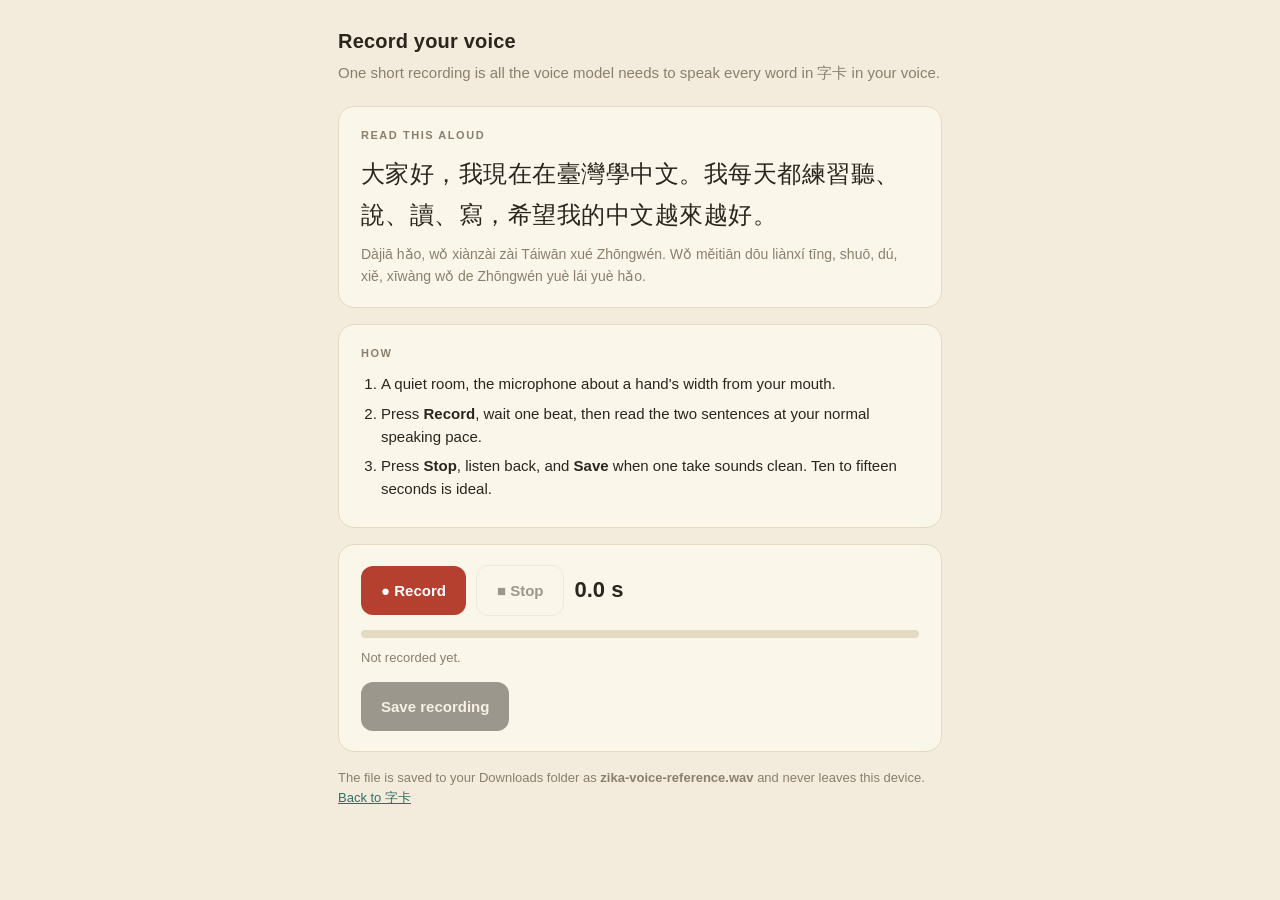
<file: voice.html>
<!DOCTYPE html>
<html lang="en">
<head>
<meta charset="UTF-8">
<meta name="viewport" content="width=device-width, initial-scale=1.0, maximum-scale=1.0, viewport-fit=cover">
<title>字卡 · Record your voice</title>
<meta name="theme-color" content="#faf9f7">
<link rel="icon" href="assets/icon-192.png">
<style>
:root{--bg:#f3ecdc;--panel:#faf6ea;--ink:#2a251d;--mut:#8a7f6d;--line:#e4dac4;--acc:#2f6f62;--red:#b5402f}
@media(prefers-color-scheme:dark){:root{--bg:#1b1915;--panel:#24211b;--ink:#ece5d6;--mut:#9a907d;--line:#3a352b;--acc:#6bbfae;--red:#e0705e}}
*{box-sizing:border-box}
html{touch-action:pan-x pan-y;-webkit-text-size-adjust:100%}
body{margin:0;background:var(--bg);color:var(--ink);font-family:-apple-system,BlinkMacSystemFont,"Segoe UI",Roboto,"Noto Sans TC",sans-serif;font-size:15px;line-height:1.55}
.wrap{max-width:640px;margin:0 auto;padding:max(26px,calc(env(safe-area-inset-top) + 14px)) 18px 60px}
h1{font-size:20px;margin:0 0 4px;letter-spacing:.01em}
.sub{color:var(--mut);margin:0 0 22px}
.card{background:var(--panel);border:1px solid var(--line);border-radius:16px;padding:20px 22px;margin-bottom:16px}
.lab{font-size:11px;letter-spacing:.14em;text-transform:uppercase;color:var(--mut);font-weight:700;margin-bottom:10px}
.zh{font-family:"Noto Serif TC","Songti TC","PingFang TC",serif;font-size:24px;line-height:1.7;letter-spacing:.02em}
.py{color:var(--mut);font-size:14px;margin-top:8px}
ol{margin:0;padding-left:20px}li{margin-bottom:6px}
button{font:inherit;font-weight:700;border:0;border-radius:12px;padding:13px 20px;cursor:pointer;background:var(--ink);color:var(--bg)}
button.ghost{background:none;color:var(--ink);border:1px solid var(--line)}
button.rec{background:var(--red);color:#fff}
button:disabled{opacity:.45;cursor:default}
.row{display:flex;gap:10px;flex-wrap:wrap;align-items:center}
.meter{height:8px;border-radius:99px;background:var(--line);overflow:hidden;margin:14px 0 6px}
.meter i{display:block;height:100%;width:0;background:var(--acc);transition:width .08s linear}
.time{font-variant-numeric:tabular-nums;font-weight:700;font-size:22px}
.note{color:var(--mut);font-size:13px;margin-top:10px}
.ok{color:var(--acc);font-weight:700}.bad{color:var(--red);font-weight:700}
audio{width:100%;margin-top:12px}
a{color:var(--acc)}
</style>
</head>
<body>
<div class="wrap">
  <h1>Record your voice</h1>
  <p class="sub">One short recording is all the voice model needs to speak every word in 字卡 in your voice.</p>

  <div class="card">
    <div class="lab">Read this aloud</div>
    <div class="zh" lang="zh-Hant" id="line"></div>
    <div class="py" id="pinyin"></div>
  </div>

  <div class="card">
    <div class="lab">How</div>
    <ol>
      <li>A quiet room, the microphone about a hand's width from your mouth.</li>
      <li>Press <b>Record</b>, wait one beat, then read the two sentences at your normal speaking pace.</li>
      <li>Press <b>Stop</b>, listen back, and <b>Save</b> when one take sounds clean. Ten to fifteen seconds is ideal.</li>
    </ol>
  </div>

  <div class="card">
    <div class="row">
      <button class="rec" id="recBtn">● Record</button>
      <button class="ghost" id="stopBtn" disabled>■ Stop</button>
      <span class="time" id="time">0.0 s</span>
    </div>
    <div class="meter"><i id="level"></i></div>
    <div class="note" id="status">Not recorded yet.</div>
    <audio id="player" controls style="display:none"></audio>
    <div class="row" style="margin-top:14px">
      <button id="saveBtn" disabled>Save recording</button>
      <span class="note" id="saved" style="margin:0"></span>
    </div>
  </div>

  <p class="note">The file is saved to your Downloads folder as <b>zika-voice-reference.wav</b> and never leaves this device. <a href="./">Back to 字卡</a></p>
</div>
<script>
/* The reference line. tools/build_voice_pack_breezy.py is given this same text as the transcript,
   so keep the two in step if it ever changes. */
const LINE='大家好，我現在在臺灣學中文。我每天都練習聽、說、讀、寫，希望我的中文越來越好。';
const PINYIN='Dàjiā hǎo, wǒ xiànzài zài Táiwān xué Zhōngwén. Wǒ měitiān dōu liànxí tīng, shuō, dú, xiě, xīwàng wǒ de Zhōngwén yuè lái yuè hǎo.';
document.getElementById('line').textContent=LINE;
document.getElementById('pinyin').textContent=PINYIN;

const $=id=>document.getElementById(id);
let stream=null, rec=null, chunks=[], ctx=null, analyser=null, raf=0, t0=0, wav=null, peak=0;

function meter(){
  const buf=new Float32Array(analyser.fftSize); analyser.getFloatTimeDomainData(buf);
  let m=0; for(const v of buf){const a=Math.abs(v); if(a>m)m=a;} peak=Math.max(peak,m);
  $('level').style.width=Math.min(100,Math.round(m*140))+'%';
  $('time').textContent=((performance.now()-t0)/1000).toFixed(1)+' s';
  raf=requestAnimationFrame(meter);
}
async function start(){
  try{ stream=await navigator.mediaDevices.getUserMedia({audio:{channelCount:1,echoCancellation:false,noiseSuppression:false,autoGainControl:false}}); }
  catch(e){ $('status').innerHTML='<span class="bad">The microphone is blocked.</span> Allow it for this page in the browser and try again.'; return; }
  ctx=new (window.AudioContext||window.webkitAudioContext)(); analyser=ctx.createAnalyser(); analyser.fftSize=2048;
  ctx.createMediaStreamSource(stream).connect(analyser);
  chunks=[]; peak=0; wav=null; rec=new MediaRecorder(stream);
  rec.ondataavailable=e=>{ if(e.data.size)chunks.push(e.data); };
  rec.onstop=finish;
  rec.start(); t0=performance.now(); meter();
  $('recBtn').disabled=true; $('stopBtn').disabled=false; $('saveBtn').disabled=true; $('player').style.display='none';
  $('status').textContent='Recording… read the two sentences, then press Stop.'; $('saved').textContent='';
}
function stop(){ if(rec&&rec.state!=='inactive')rec.stop(); }
async function finish(){
  cancelAnimationFrame(raf); $('level').style.width='0';
  stream.getTracks().forEach(t=>t.stop());
  $('recBtn').disabled=false; $('recBtn').textContent='● Record again'; $('stopBtn').disabled=true;
  try{
    const data=await new Blob(chunks,{type:rec.mimeType}).arrayBuffer();
    const audio=await ctx.decodeAudioData(data);
    wav=toWav(audio);
    const secs=audio.duration;
    $('player').src=URL.createObjectURL(wav); $('player').style.display='block';
    let msg, good=true;
    if(secs<7){msg='That is only '+secs.toFixed(1)+' s — read both sentences and aim for 10–15 s.';good=false;}
    else if(secs>22){msg='That is '+secs.toFixed(1)+' s — a little long; aim for 10–15 s.';good=false;}
    else if(peak<0.08){msg='Very quiet — move closer to the microphone and record again.';good=false;}
    else if(peak>0.98){msg='Too loud (clipping) — move back a little and record again.';good=false;}
    else msg=secs.toFixed(1)+' s, good level. Listen back, then save.';
    $('status').innerHTML='<span class="'+(good?'ok':'bad')+'">'+(good?'✓ ':'')+'</span>'+msg;
    $('saveBtn').disabled=false;
  }catch(e){ $('status').innerHTML='<span class="bad">Could not read that recording.</span> Try again.'; }
  try{ctx.close();}catch(e){}
}
/* mono 16-bit PCM WAV at the recording's own sample rate */
function toWav(audio){
  const n=audio.length, sr=audio.sampleRate, mono=new Float32Array(n);
  for(let c=0;c<audio.numberOfChannels;c++){const d=audio.getChannelData(c);for(let i=0;i<n;i++)mono[i]+=d[i]/audio.numberOfChannels;}
  const buf=new ArrayBuffer(44+n*2), v=new DataView(buf), w=(o,s)=>{for(let i=0;i<s.length;i++)v.setUint8(o+i,s.charCodeAt(i));};
  w(0,'RIFF'); v.setUint32(4,36+n*2,true); w(8,'WAVE'); w(12,'fmt '); v.setUint32(16,16,true); v.setUint16(20,1,true); v.setUint16(22,1,true);
  v.setUint32(24,sr,true); v.setUint32(28,sr*2,true); v.setUint16(32,2,true); v.setUint16(34,16,true); w(36,'data'); v.setUint32(40,n*2,true);
  for(let i=0;i<n;i++){const s=Math.max(-1,Math.min(1,mono[i])); v.setInt16(44+i*2,s<0?s*0x8000:s*0x7FFF,true);}
  return new Blob([buf],{type:'audio/wav'});
}
function saveIt(){
  if(!wav)return; const a=document.createElement('a'); a.href=URL.createObjectURL(wav); a.download='zika-voice-reference.wav'; a.click();
  $('saved').innerHTML='<span class="ok">Saved to Downloads.</span> Tell Claude it is there.';
}
$('recBtn').onclick=start; $('stopBtn').onclick=stop; $('saveBtn').onclick=saveIt;
</script>
</body>
</html>
</file>
